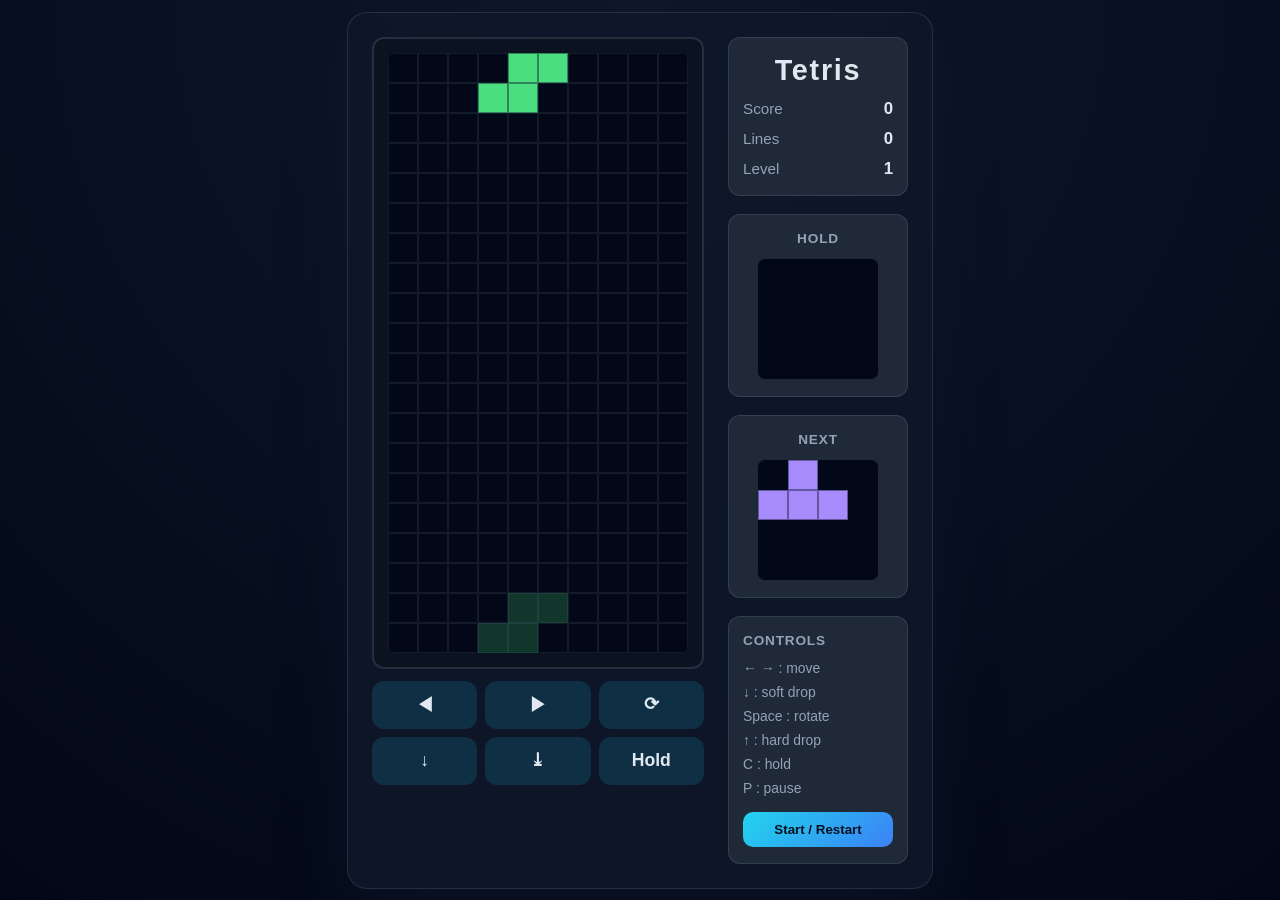
<file: tetris/index.html>
<!DOCTYPE html>
<html lang="ja">
  <head>
    <meta charset="UTF-8" />
    <meta name="viewport" content="width=device-width, initial-scale=1.0" />
    <title>Tetris</title>
    <link rel="stylesheet" href="styles.css" />
  </head>
  <body>
    <div class="game-shell">
      <div class="game-column">
        <div class="panel">
          <canvas id="game" width="300" height="600" aria-label="Tetris game board"></canvas>
        </div>

        <div class="touch-controls" aria-label="Touch controls">
          <button type="button" class="touch-btn" data-action="left">◀</button>
          <button type="button" class="touch-btn" data-action="right">▶</button>
          <button type="button" class="touch-btn" data-action="rotate">⟳</button>
          <button type="button" class="touch-btn" data-action="down">↓</button>
          <button type="button" class="touch-btn" data-action="drop">⤓</button>
          <button type="button" class="touch-btn" data-action="hold">Hold</button>
        </div>
      </div>

      <aside class="sidebar">
        <div class="card">
          <h1>Tetris</h1>
          <div class="stats">
            <div><span>Score</span><strong id="score">0</strong></div>
            <div><span>Lines</span><strong id="lines">0</strong></div>
            <div><span>Level</span><strong id="level">1</strong></div>
          </div>
        </div>

        <div class="card preview-card">
          <h2>Hold</h2>
          <canvas id="hold" width="120" height="120" aria-label="Hold piece preview"></canvas>
        </div>

        <div class="card preview-card">
          <h2>Next</h2>
          <canvas id="next" width="120" height="120" aria-label="Next piece preview"></canvas>
        </div>

        <div class="card controls-card">
          <h2>Controls</h2>
          <ul>
            <li>← → : move</li>
            <li>↓ : soft drop</li>
            <li>Space : rotate</li>
            <li>↑ : hard drop</li>
            <li>C : hold</li>
            <li>P : pause</li>
          </ul>
          <button id="start-btn" type="button">Start / Restart</button>
        </div>
      </aside>
    </div>

    <script src="app.js"></script>
  </body>
</html>
</file>
<file: tetris/styles.css>
:root {
  --bg: #020817;
  --panel: #111827;
  --panel-alt: #1f2937;
  --text: #e2e8f0;
  --muted: #94a3b8;
  --accent: #22d3ee;
  --shadow: rgba(15, 23, 42, 0.55);
}

* {
  box-sizing: border-box;
}

body {
  margin: 0;
  min-height: 100vh;
  display: grid;
  place-items: center;
  background: radial-gradient(circle at top, #0f172a, var(--bg));
  color: var(--text);
  font-family: "Segoe UI", Tahoma, Geneva, Verdana, sans-serif;
}

.game-shell {
  display: flex;
  align-items: flex-start;
  gap: 24px;
  padding: 24px;
  border-radius: 20px;
  background: rgba(15, 23, 42, 0.9);
  box-shadow: 0 24px 60px var(--shadow);
  border: 1px solid rgba(148, 163, 184, 0.18);
}

.game-column {
  display: flex;
  flex-direction: column;
  gap: 12px;
}

.panel {
  background: #0b1220;
  border-radius: 12px;
  padding: 14px;
  border: 2px solid rgba(148, 163, 184, 0.2);
}

canvas {
  display: block;
  background: #020817;
  border-radius: 8px;
}

.touch-controls {
  display: grid;
  grid-template-columns: repeat(3, minmax(60px, 1fr));
  gap: 8px;
}

.touch-btn {
  appearance: none;
  border: none;
  border-radius: 12px;
  background: rgba(34, 211, 238, 0.14);
  color: var(--text);
  font-size: 1.1rem;
  font-weight: 700;
  min-height: 48px;
  cursor: pointer;
  touch-action: manipulation;
  user-select: none;
}

.touch-btn:active {
  transform: scale(0.98);
}

.sidebar {
  display: flex;
  flex-direction: column;
  gap: 18px;
  width: 180px;
}

.card {
  background: var(--panel-alt);
  border-radius: 12px;
  padding: 16px 14px;
  border: 1px solid rgba(148, 163, 184, 0.18);
}

h1,
h2 {
  margin: 0 0 12px;
  letter-spacing: 0.06em;
}

h1 {
  font-size: 1.8rem;
  text-align: center;
}

h2 {
  font-size: 0.85rem;
  color: var(--muted);
  text-transform: uppercase;
}

.stats {
  display: grid;
  gap: 10px;
}

.stats div {
  display: flex;
  justify-content: space-between;
  align-items: center;
  font-size: 0.95rem;
}

.stats span {
  color: var(--muted);
}

.stats strong {
  font-size: 1.05rem;
}

.preview-card {
  display: flex;
  flex-direction: column;
  align-items: center;
}

#hold,
#next {
  background: #020817;
  border: 1px solid rgba(148, 163, 184, 0.2);
}

.controls-card ul {
  list-style: none;
  padding: 0;
  margin: 0 0 16px;
  display: grid;
  gap: 8px;
  color: var(--muted);
  font-size: 0.87rem;
}

button {
  width: 100%;
  border: none;
  border-radius: 10px;
  background: linear-gradient(135deg, var(--accent), #3b82f6);
  color: #04111d;
  font-weight: 800;
  padding: 10px 12px;
  cursor: pointer;
  transition: transform 0.15s ease, filter 0.15s ease;
}

button:hover {
  filter: brightness(1.08);
  transform: translateY(-1px);
}

button:active {
  transform: translateY(0);
}

@media (max-width: 768px) {
  body {
    padding: 16px;
  }

  .game-shell {
    flex-direction: column;
    align-items: center;
    width: min(100%, 380px);
    padding: 16px;
  }

  .sidebar {
    width: 100%;
  }

  .touch-controls {
    grid-template-columns: repeat(3, minmax(0, 1fr));
  }
}

@media (max-width: 640px) {
  .game-shell {
    padding: 12px;
  }

  #game {
    width: min(78vw, 300px);
    height: auto;
  }

  .sidebar {
    width: min(100%, 260px);
  }
}
</file>
